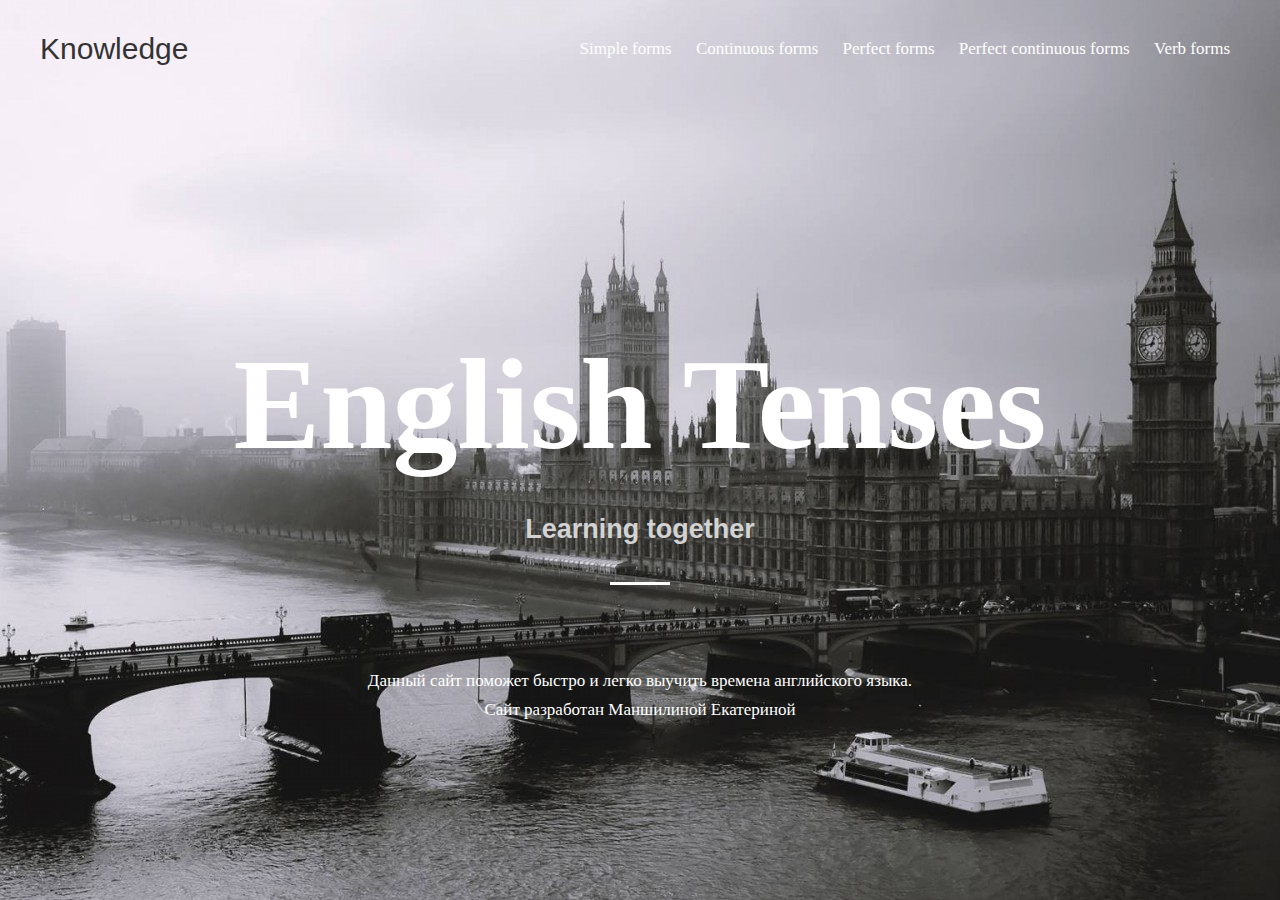
<file: index.html>
<!DOCTYPE html>
<html lang="en">

<head>
    <meta charset="UTF-8">
    <meta http-equiv="X-UA-Compatible" content="IE=edge">
    <meta name="viewport" content="width=device-width, initial-scale=1.0">
    <link rel="stylesheet" href="style_index.css">
    <title>Knowledge</title>
</head>

<body>
    <header class="header">
        <div class="container">
            <div class="header_inner">
                <div>
                    <a class="header_logo" href="index.html">Knowledge</a>
                </div>

                <nav class="nav">
                    <a class="nav_link" href="Simple_forms.html">Simple forms</a>
                    <a class="nav_link" href="Continuous_forms.html">Continuous forms</a>
                    <a class="nav_link" href="Perfect_forms.html">Perfect forms</a>
                    <a class="nav_link" href="Perfect_continuous_forms.html">Perfect continuous forms</a>
                    <a class="nav_link" href="Verb_forms.html">Verb forms</a>
                </nav>
            </div>
        </div>
    </header>
    <div class="intro">
        <div class="container">
            <h1 class="intro_title">English Tenses</h1>
            <h2 class="intro_suptitle">Learning together</h2>
        </div>
    </div>
    <div class="info">
        <div class="container">      
            <p class="intro_inf">Данный сайт поможет быстро и легко выучить времена английского языка.</p>
            <p class="intro_inf1">Сайт разработан Маншилиной Екатериной</p>
        </div>
    </div> 
</body>

</html>
</file>
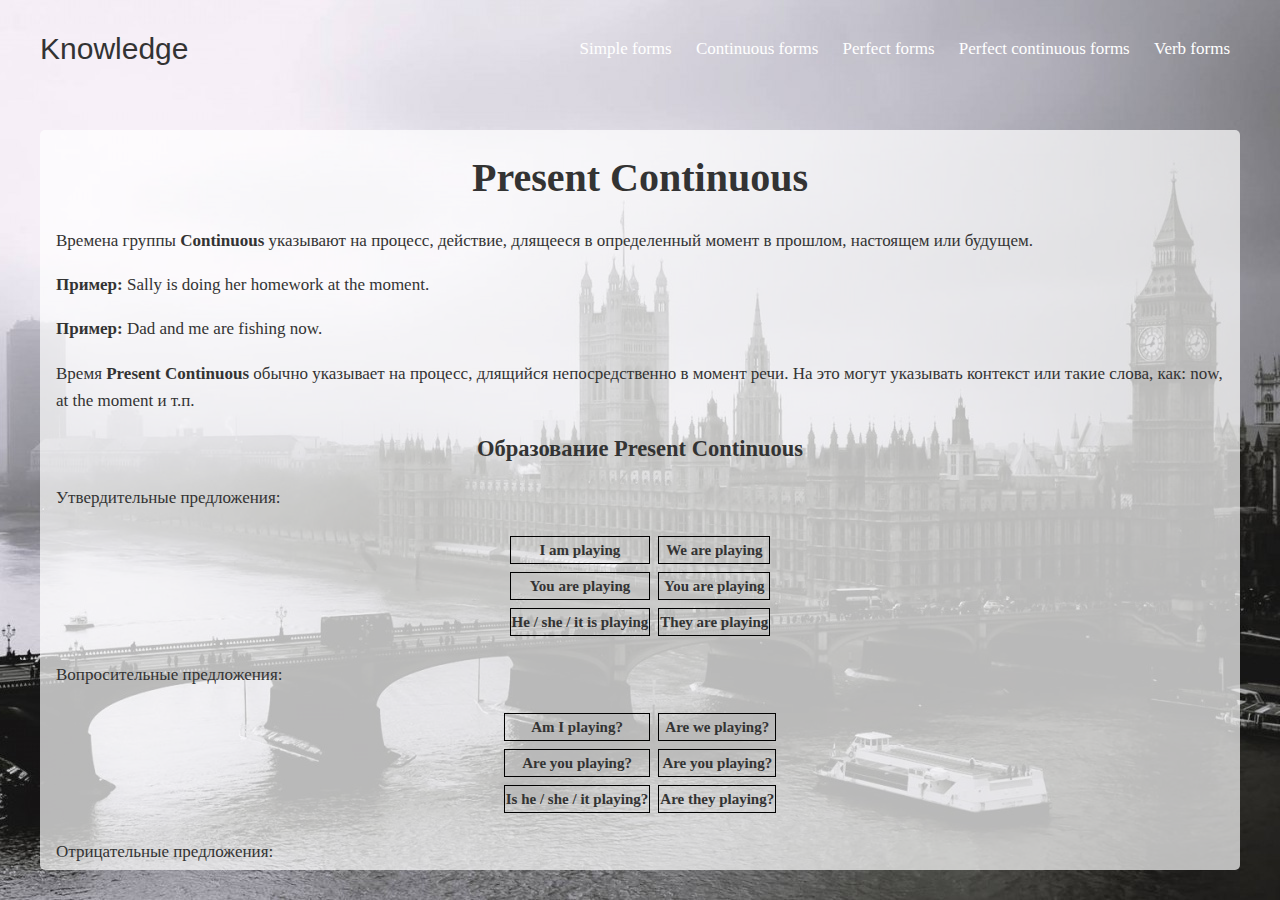
<file: Continuous_forms.html>
<!DOCTYPE html>
<html lang="en">

<head>
    <meta charset="UTF-8">
    <meta http-equiv="X-UA-Compatible" content="IE=edge">
    <meta name="viewport" content="width=device-width, initial-scale=1.0">
    <link rel="stylesheet" href="Continuous_forms.css">
    <title>Continuous forms</title>
</head>

<body>
    <header class="header">
        <div class="container">
            <div class="header_inner">
                <div>
                    <a class="header_logo" href="index.html">Knowledge</a>
                </div>

                <nav class="nav">
                    <a class="nav_link" href="Simple_forms.html">Simple forms</a>
                    <a class="nav_link" href="Continuous_forms.html">Continuous forms</a>
                    <a class="nav_link" href="Perfect_forms.html">Perfect forms</a>
                    <a class="nav_link" href="Perfect_continuous_forms.html">Perfect continuous forms</a>
                    <a class="nav_link" href="Verb_forms.html">Verb forms</a>
                </nav>
            </div>
        </div>
    </header>
    <div class="intro">
        <div class="container">
            <div class="inf">
                <h1 class="intro_title">Present Continuous</h1>
                <p class="text">Времена группы <b>Continuous</b> указывают на процесс, действие, длящееся в определенный
                    момент
                    в прошлом, настоящем или будущем.</p>
                <p class="text"><b>Пример:</b> Sally is doing her homework at the moment.</p>
                <p class="text"><b>Пример:</b> Dad and me are fishing now.</p>
                <p class="text">Время <b>Present Continuous</b> обычно указывает на процесс, длящийся непосредственно в
                    момент речи. На это могут указывать контекст или такие слова, как: now, at the moment и т.п.</p>
                <h2 class="texth2"><b>Образование Present Continuous</b></h2>
                <p class="text">Утвердительные предложения:</p>
                <table class="tabl">
                    <tbody>
                        <tr>
                            <td>
                                I am playing</td>
                            <td>
                                We are playing</td>
                        </tr>
                        <tr>
                            <td>
                                You are playing</td>
                            <td>
                                You are playing</td>
                        </tr>
                        <tr>
                            <td>
                                He / she / it is playing</td>
                            <td>
                                They are playing</td>
                        </tr>
                    </tbody>
                </table>
                <p class="text">Вопросительные предложения:</p>
                <table class="tabl">
                    <tbody>
                        <tr>
                            <td>
                                Am I playing?</td>
                            <td>
                                Are we playing?</td>
                        </tr>
                        <tr>
                            <td>
                                Are you playing?</td>
                            <td>
                                Are you playing?</td>
                        </tr>
                        <tr>
                            <td>
                                Is he / she / it playing?</td>
                            <td>
                                Are they playing?</td>
                        </tr>
                    </tbody>
                </table>
                <p class="text">Отрицательные предложения:</p>
                <table class="tabl">
                    <tbody>
                        <tr>
                            <td>
                                I am not playing</td>
                            <td>
                                We are not playing</td>
                        </tr>
                        <tr>
                            <td>
                                You are not playing</td>
                            <td>
                                You are not playing</td>
                        </tr>
                        <tr>
                            <td>
                                He / she / it is not playing</td>
                            <td>
                                They are not playing</td>
                        </tr>
                    </tbody>
                </table>
                <p class="text">Для того, чтобы поставить глагол в форму времени <b>Present Continuous</b>, требуется
                    вспомогательный глагол <b>to be</b> в настоящем времени и причастие настоящего времени (Participle
                    I)
                    смыслового глагола.</p>
                <p class="text"><b>To be</b> в настоящем времени имеет три формы:</p>
                <ul class="textul">
                    <li><b>am</b> – 1 лицо, ед. ч. (I am shaving.)</li>
                </ul>
                <ul class="textul">
                    <li><b>is</b> – 3 лицо, ед. ч. (He is reading.)</li>
                </ul>
                <ul class="textul">
                    <li><b>are</b> – 2 лицо ед. ч. и все формы мн. ч. (They are sleeping.)</li>
                </ul>
                <p class="text">Личные местоимения и вспомогательный глагол часто сокращаются до <b>I’m, he’s, she’s,
                        it’s, we’re, you’re, they’re</b>.</p>
                <p class="text">Причастие настоящего времени (Participle I) можно получить, прибавив к начальной форме
                    значимого глагола окончание <b>-ing:</b>.</p>
                <p class="text"><b>Пример:</b>
                    jump – jumping</p>
                <p class="text">В <b>вопросительном предложении</b> вспомогательный глагол выносится на место перед
                    подлежащим, а значимый глагол остается после него:</p>
                <p class="text"><b>Пример:</b>
                    Why are you laughing?</p>
                <p class="text">В <b>отрицательных предложениях</b> за вспомогательным глаголом следует отрицательная
                    частица <b>not</b>. Формы <b>is </b>и <b>are </b>при этом могут быть сокращены до <b>isn&rsquo;t</b>
                    и<b> aren&rsquo;t</b> соответственно.</p>
                <p class="text"><b>Пример:</b>
                    She is not standing.</p>
                <p class="text"><b>Пример:</b>
                    Radio isn’t working.</p>





                <h2 class="texth2"><b>Случаи употребления Present Continuous</b></h2>
                <ul class="textul">
                    <li>Указание на процесс, происходящий непосредственно в момент разговора:</li>
                </ul>
                <p class="text"><b>Пример:</b>
                    The doctor is conducting an operation now.</p>
                <ul class="textul">
                    <li>Действие, находящееся в процессе своего развития, но необязательно происходящее в момент
                        разговора:</li>
                </ul>
                <p class="text"><b>Пример:</b>
                    Are you still working in London?</p>
                <p class="text"><b>Пример:</b>
                    Chicago police are investigating the case.</p>
                <ul class="textul">
                    <li>Описание повторяющихся действий с использованием слов <b>always, constantly, forever</b>. Как
                        правило это относится к характерным свойствам и поведению людей, часто с негативной окраской:
                    </li>
                </ul>
                <p class="text"><b>Пример:</b>
                    Why are you always interrupting people?</p>
                <p class="text"><b>Пример:</b>
                    He is constantly complaining about his brother.</p>
                <ul class="textul">
                    <li>Запланированное действие в будущем, часто с глаголами движения:</li>
                </ul>
                <p class="text"><b>Пример:</b>
                    We are landing in Heathrow in 20 minutes.
                    it.</p>
                <p class="text"><b>Пример:</b>
                    He is speaking at the conference this evening.</p>
                <p class="text">Английские глаголы, связанные с восприятием (notice, hear, see, feel...), эмоциями
                    (love, hate, like ...), процессами умственной деятельности (think, believe,
                    understand ...), владением (have, possess
                    ...) не используются во временах группы Continuous, потому что они сами по себе
                    обозначают процесс. Вместо них используется время Present
                    Simple:</p>
                <p class="text"><b>Пример:</b>
                    I hear you, don’t shout.</p>
                <p class="text"><b>Пример:</b>
                    I love pancakes.</p>

                <h1 class="intro_title">Past Continuous</h1>
                <p class="text">Время <b>Past Continuous</b> указывает на процесс, длившийся в определенный момент или
                    период в прошлом. В отличие от времени Past Simple, этот момент в прошлом должен быть назван прямо
                    (например, yesterday at 5 o’clock, when you called, when rain started) или быть очевидным из
                    контекста.</p>
                <p class="text"><b>Пример:</b>
                    When you called I was taking a shower.</p>
                <p class="text"><b>Пример:</b>
                    Charlie and me were already driving home when the engine suddenly stopped.</p>
                <h2 class="texth2"><b>Образование Past Continuous</b></h2>
                <p class="text">Утвердительные предложения:</p>
                <table class="tabl">
                    <tbody>
                        <tr>
                            <td>
                                I was playing</td>
                            <td>
                                We were playing</td>
                        </tr>
                        <tr>
                            <td>
                                You were playing</td>
                            <td>
                                You were playing</td>
                        </tr>
                        <tr>
                            <td>
                                He / she / it was playing</td>
                            <td>
                                They were playing</td>
                        </tr>
                    </tbody>
                </table>
                <p class="text">Вопросительные предложения:</p>
                <table class="tabl">
                    <tbody>
                        <tr>
                            <td>
                                Was I playing?</td>
                            <td>
                                Were we playing?</td>
                        </tr>
                        <tr>
                            <td>
                                Were you playing?</td>
                            <td>
                                Were you playing?</td>
                        </tr>
                        <tr>
                            <td>
                                Was he / she / it playing?</td>
                            <td>
                                Were they playing?</td>
                        </tr>
                    </tbody>
                </table>
                <p class="text">Отрицательные предложения:</p>
                <table class="tabl">
                    <tbody>
                        <tr>
                            <td>
                                I was not playing</td>
                            <td>
                                We were not playing</td>
                        </tr>
                        <tr>
                            <td>
                                You were not playing</td>
                            <td>
                                You were not playing</td>
                        </tr>
                        <tr>
                            <td>
                                He / she / it was not playing</td>
                            <td>
                                They were not playing</td>
                        </tr>
                    </tbody>
                </table>
                <p class="text">Для того, чтобы поставить глагол в форму <b>Past Continuous</b>, нужен вспомогательный
                    глагол <b>to be</b> в прошедшем времени и причастие настоящего времени (Participle I) смыслового
                    глагола.</p>
                <p class="text"><b>To be</b> в прошедшем времени имеет две формы:</p>
                <ul class="textul">
                    <li><b>was</b> – 1 и 3 лицо ед. ч. (I was smoking. He was eating.)</li>
                </ul>
                <ul class="textul">
                    <li><b>were</b> – 2 лицо ед. ч. и все формы мн. ч. (They were laughing.)</li>
                </ul>
                <p class="text">В <b>вопросительном предложении</b> вспомогательный глагол выносится на место перед
                    подлежащим, а значимый глагол остается после него:</p>
                <p class="text"><b>Пример:</b>
                    Were you sleeping when I called? You sounded drowsy.</p>
                <p class="text">В <b>отрицательных предложениях</b> за вспомогательным глаголом следует отрицательная
                    частица <b>not</b>. Формы <b>was</b> и <b>were </b>при этом могут быть сокращены до
                    <b>wasn&rsquo;t</b> и <b>weren&rsquo;t</b> соответственно.</p>
                <p class="text"><b>Пример:</b>
                    In the morning our elevator wasn’t working.</p>
                <h2 class="texth2"><b>Случаи употребления Past Continuous</b></h2>
                <ul class="textul">
                    <li>Указание на процесс, происходивший в конкретный момент времени в прошлом:</li>
                </ul>
                <p class="text"><b>Пример:</b>
                    I was sleeping when someone knocked at the door.</p>

                <h1 class="intro_title">Future Continuous</h1>
                <p class="text">Время <b>Future Continuous</b> указывает на процесс, который будет длиться в
                    определенный момент в будущем. В отличие от времени Future Simple, этот момент в будущем должен быть
                    назван прямо (tomorrow at 4 o’clock, when we meet) или быть очевидным из контекста.</p>
                <p class="text"><b>Пример:</b>
                    Tomorrow this time I will be flying to New York.</p>
                <p class="text"><b>Пример:</b>
                    Don’t disturb me in the evening, I’ll be preparing for exam.</p>
                <h2 class="texth2"><b>Образование Future Continuous</b></h2>
                <p class="text">Утвердительные предложения:</p>
                <table class="tabl">
                    <tbody>
                        <tr>
                            <td>
                                I will be playing.</td>
                            <td>
                                We will be playing.</td>
                        </tr>
                        <tr>
                            <td>
                                You will be playing.</td>
                            <td>
                                You will be playing.</td>
                        </tr>
                        <tr>
                            <td>
                                He / she / it will be playing.</td>
                            <td>
                                They will be playing.</td>
                        </tr>
                    </tbody>
                </table>
                <p class="text">Вопросительные предложения:</p>
                <table class="tabl">
                    <tbody>
                        <tr>
                            <td>
                                Will I be playing?</td>
                            <td>
                                Will we be playing?</td>
                        </tr>
                        <tr>
                            <td>
                                Will you be playing?</td>
                            <td>
                                Will you be playing?</td>
                        </tr>
                        <tr>
                            <td>
                                Will he / she / it be playing?</td>
                            <td>
                                Will they be playing?</td>
                        </tr>
                    </tbody>
                </table>
                <p class="text">Отрицательные предложения:</p>
                <table class="tabl">
                    <tbody>
                        <tr>
                            <td>
                                I will not be playing.</td>
                            <td>
                                We will not be playing.</td>
                        </tr>
                        <tr>
                            <td>
                                You will not be playing.</td>
                            <td>
                                You will not be playing.</td>
                        </tr>
                        <tr>
                            <td>
                                He / she / it will not be playing.</td>
                            <td>
                                They will not be playing.</td>
                        </tr>
                    </tbody>
                </table>
                <p class="text">Для того, чтобы поставить глагол в форму <b>Future Continuous</b>, нужен вспомогательный
                    глагол
                    <b>to be</b> в будущем времени и причастие настоящего времени (Participle I) смыслового глагола.
                    <b>To be</b> в
                    будущем времени имеет форму <b>will be</b>.</p>
                <p class="text"><b>Пример:</b>
                    They will be packing presents tomorrow morning.</p>
                <p class="text">Личные местоимения и вспомогательный глагол часто сокращаются до <b>I’ll, he’ll,
                        they’ll</b> и т. д.</p>
                <p class="text">В <b>вопросительном предложении will</b> выносится на место перед подлежащим, а <b>to
                        be</b> и смысловой глагол остаются после него:</p>
                <p class="text"><b>Пример:</b>
                    Why did you bring an album? Will we be studying painting?</p>


                <p class="text">В <b>отрицательных предложениях</b> после <b>will</b> ставится отрицательная частица <b>not</b>. Вместе они могут быть сокращены до формы <b>won&rsquo;t</b>:</p></p>
                <p class="text"><b>Пример:</b>
                    At 6 I won’t be sleeping yet.</p>
               
                <h2 class="texth2"><b>Случаи употребления Future Continuous</b></h2>
                <ul class="textul">
                    <li>Указание на процесс, который будет происходить в определенный момент в будущем:</li>
                </ul>
                <p class="text"><b>Пример:</b>
                    At 7 o’clock we’ll be having barbecue, you are welcome to join.</p>               
            </div>
        </div>
    </div>
</body>

</html>
</file>
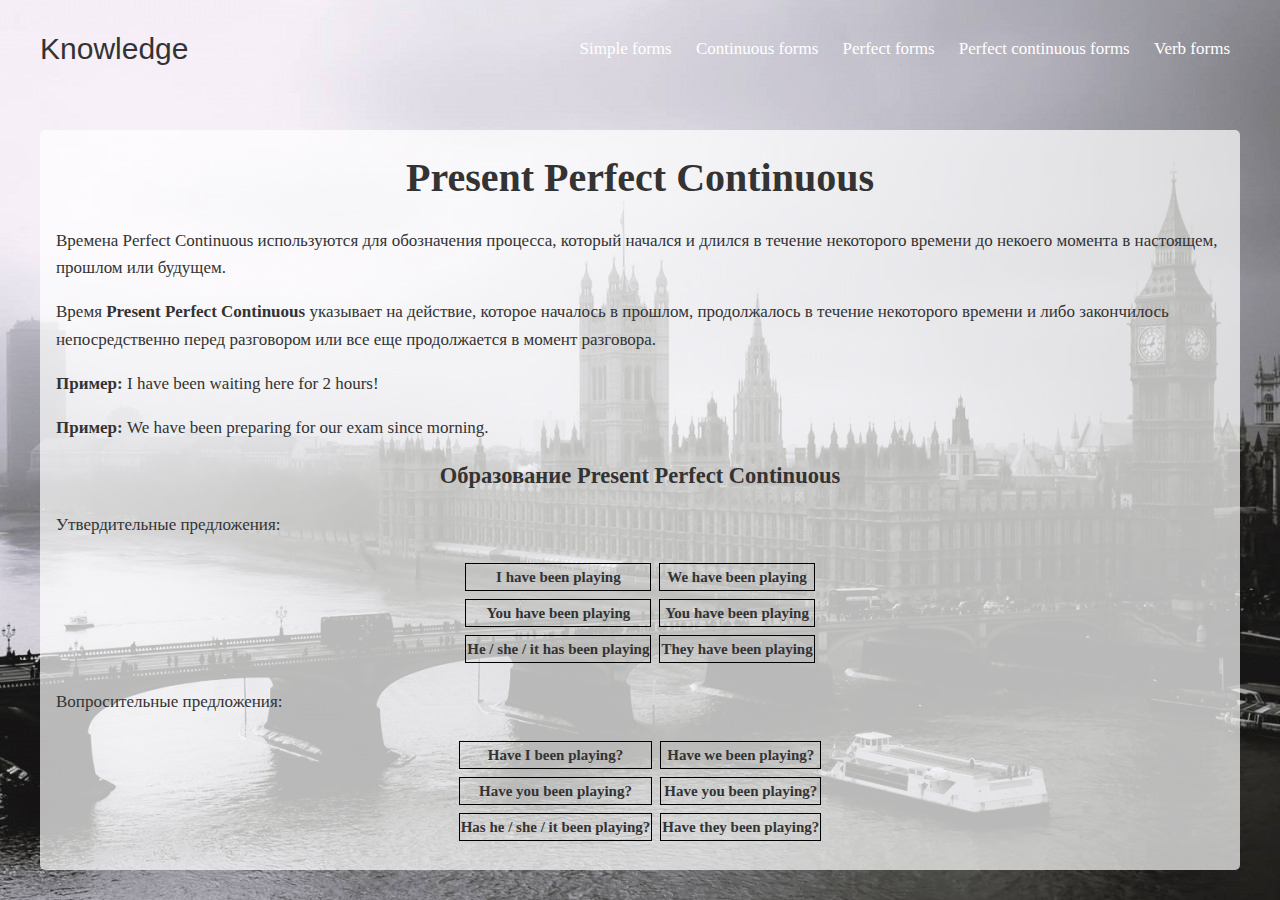
<file: Perfect_continuous_forms.html>
<!DOCTYPE html>
<html lang="en">

<head>
    <meta charset="UTF-8">
    <meta http-equiv="X-UA-Compatible" content="IE=edge">
    <meta name="viewport" content="width=device-width, initial-scale=1.0">
    <link rel="stylesheet" href="Continuous_forms.css">
    <title>Perfect continuous forms</title>
</head>

<body>
    <header class="header">
        <div class="container">
            <div class="header_inner">
                <div>
                    <a class="header_logo" href="index.html">Knowledge</a>
                </div>

                <nav class="nav">
                    <a class="nav_link" href="Simple_forms.html">Simple forms</a>
                    <a class="nav_link" href="Continuous_forms.html">Continuous forms</a>
                    <a class="nav_link" href="Perfect_forms.html">Perfect forms</a>
                    <a class="nav_link" href="Perfect_continuous_forms.html">Perfect continuous forms</a>
                    <a class="nav_link" href="Verb_forms.html">Verb forms</a>
                </nav>
            </div>
        </div>
    </header>
    <div class="intro">
        <div class="container">
            <div class="inf">
                <h1 class="intro_title">Present Perfect Continuous</h1>
                <p class="text">Времена Perfect Continuous используются для обозначения процесса, который начался и
                    длился в течение некоторого времени до некоего момента в настоящем, прошлом или будущем.</p>
                <p class="text">Время <b>Present Perfect Continuous</b> указывает на действие, которое началось в
                    прошлом,
                    продолжалось в течение некоторого времени и либо закончилось непосредственно перед разговором или
                    все еще продолжается в момент разговора.</p>
                <p class="text"><b>Пример:</b> I have been waiting here for 2 hours!</p>
                <p class="text"><b>Пример:</b> We have been preparing for our exam since morning.</p>

                <h2 class="texth2"><b>Образование Present Perfect Continuous</b></h2>
                <p class="text">Утвердительные предложения:</p>
                <table class="tabl">
                    <tbody>
                        <tr>
                            <td>
                                I have been playing</td>
                            <td>
                                We have been playing</td>
                        </tr>
                        <tr>
                            <td>
                                You have been playing</td>
                            <td>
                                You have been playing</td>
                        </tr>
                        <tr>
                            <td>
                                He / she / it has been playing</td>
                            <td>
                                They have been playing</td>
                        </tr>
                    </tbody>
                </table>
                <p class="text">Вопросительные предложения:</p>
                <table class="tabl">
                    <tbody>
                        <tr>
                            <td>
                                Have I been playing?</td>
                            <td>
                                Have we been playing?</td>
                        </tr>
                        <tr>
                            <td>
                                Have you been playing?</td>
                            <td>
                                Have you been playing?</td>
                        </tr>
                        <tr>
                            <td>
                                Has he / she / it been playing?</td>
                            <td>
                                Have they been playing?</td>
                        </tr>
                    </tbody>
                </table>
                <p class="text">Отрицательные предложения:</p>
                <table class="tabl">
                    <tbody>
                        <tr>
                            <td>
                                I have not been playing</td>
                            <td>
                                We have not been playing</td>
                        </tr>
                        <tr>
                            <td>
                                You have not been playing</td>
                            <td>
                                You have not been playing</td>
                        </tr>
                        <tr>
                            <td>
                                He / she / it has not been playing</td>
                            <td>
                                They have not been playing</td>
                        </tr>
                    </tbody>
                </table>
                <p class="text">Для того, чтобы поставить глагол в форму времени <b>Present Perfect Continuous</b>,
                    требуется
                    вспомогательный глагол <b>to be</b> во времени Present Perfect и причастие настоящего времени (форма
                    V-ing)
                    смыслового глагола.</p>
                <p class="text"><b>To be</b> во времени Present Perfect имеет две формы:</p>
                <ul class="textul">
                    <li><b>Have been</b> – 1 и 2 лицо ед. ч. и все формы мн. ч.</li>
                </ul>
                <ul class="textul">
                    <li><b>Has been</b> – 3 лицо ед. ч.(I have played)</li>
                </ul>
                <p class="text">Причастие настоящего времени (<b>Participle I</b>) можно получить, прибавив к начальной
                    форме значимого глагола окончание <b>-ing</b>:</p>
                <p class="text"><b>Пример:</b>
                    jump – jumping </p>
                <p class="text"><b>Пример:</b>
                    live – living </p>



                <p class="text">В <b>вопросительном предложении</b> вспомогательный глагол <b>to have</b> выносится на
                    место
                    перед подлежащим, а остальная часть сказуемого располагается после него:</p>
                <p class="text"><b>Пример:</b>
                    I smell tobacco. Have you been smoking?</p>
                <p class="text"><b>Пример:</b>
                    Has she been using my car again?</p>
                <p class="text">В <b>отрицательных предложениях</b> за вспомогательным глаголом <b>to have</b> следует
                    отрицательная частица <b>not</b>:</p>
                <p class="text"><b>Пример:</b>
                    It has not been snowing here since 1993.</p>

                <h2 class="texth2"><b>Случаи употребления Present Perfect Continuous</b></h2>
                <ul class="textul">
                    <li>Действие, которое началось в прошлом, продолжалось в течение некоторого времени и все еще
                        продолжается в момент разговора:</li>
                </ul>
                <p class="text"><b>Пример:</b>
                    The workers have been trying to move our wardrobe for half an hour, go help them.</p>
                <ul class="textul">
                    <li>Действие, которое началось в прошлом, продолжалось в течение некоторого времени и закончилось
                        непосредственно перед разговором:</li>
                </ul>
                <p class="text"><b>Пример:</b>
                    Do you like this cake? I have been baking it since morning.</p>


                <h1 class="intro_title">Past Perfect Continuous</h1>
                <p class="text">Время <b>Past Perfect Continuous</b> указывает на действие, которое началось в прошлом,
                    продолжалось в течение некоторого времени и либо закончилось непосредственно перед неким моментом в
                    прошлом или все еще не закончилось к некоему моменту в прошлом.</p>
                <p class="text"><b>Пример:</b>
                    I had been typing this text for 2 hours and then found it on the Internet.</p>
                <p class="text"><b>Пример:</b>
                    I had been waiting for his airplane for 2 hours when it was announced about delay.</p>
                <h2 class="texth2"><b>Образование Past Perfect Continuous</b></h2>
                <p class="text">Утвердительные предложения:</p>
                <table class="tabl">
                    <tbody>
                        <tr>
                            <td>
                                I had been playing</td>
                            <td>
                                We had been playing</td>
                        </tr>
                        <tr>
                            <td>
                                You had been playing</td>
                            <td>
                                You had been playing</td>
                        </tr>
                        <tr>
                            <td>
                                He / she / it had been playing</td>
                            <td>
                                They had been playing</td>
                        </tr>
                    </tbody>
                </table>
                <p class="text">Вопросительные предложения:</p>
                <table class="tabl">
                    <tbody>
                        <tr>
                            <td>
                                Had I been playing?</td>
                            <td>
                                Had we been playing?</td>
                        </tr>
                        <tr>
                            <td>
                                Had you been playing?</td>
                            <td>
                                Had you been playing?</td>
                        </tr>
                        <tr>
                            <td>
                                Had he / she / it been playing?</td>
                            <td>
                                Had they been playing?</td>
                        </tr>
                    </tbody>
                </table>
                <p class="text">Отрицательные предложения:</p>
                <table class="tabl">
                    <tbody>
                        <tr>
                            <td>
                                I had not been playing</td>
                            <td>
                                We had not been playing</td>
                        </tr>
                        <tr>
                            <td>
                                You had not been playing</td>
                            <td>
                                You had not been playing</td>
                        </tr>
                        <tr>
                            <td>
                                He / she / it had not been playing</td>
                            <td>
                                They had not been playing</td>
                        </tr>
                    </tbody>
                </table>
                <p class="text">Для того, чтобы поставить глагол в форму времени <b>Past Perfect Continuous</b>,
                    требуется
                    вспомогательный глагол <b>to be</b> во времени Past Perfect и причастие настоящего времени (форма
                    V-ing)
                    смыслового глагола.</p>
                <p class="text"><b>To be</b> во времени Past Perfect имеет единственную форму <b>had been</b>.</p>
                <p class="text">Причастие настоящего времени (<b>Participle I</b>) можно получить, прибавив к начальной
                    форме
                    значимого глагола окончание <b>-ing</b>:</p>
                <p class="text"><b>Пример:</b>
                    live – living </p>
                <p class="text">В <b>вопросительном предложении</b> вспомогательный глагол <b>had</b> выносится на место
                    перед
                    подлежащим, а остальная часть сказуемого располагается после него:</p>
                <p class="text"><b>Пример:</b>
                    I saw many puddles. Had it been raining?</p>
                <p class="text">В <b>отрицательных предложениях</b> за вспомогательным глаголом <b>had</b> следует
                    отрицательная частица <b>not</b>:</p>
                <p class="text"><b>Пример:</b>
                    Of course he did not want to sleep! He had not been working like a horse all the week.</p>



                <h2 class="texth2"><b>Случаи употребления Past Perfect Continuous:</b></h2>
                <ul class="textul">
                    <li>Действие, которое началось в прошлом, продолжалось в течение некоторого времени и закончилось
                        непосредственно перед определенным моментом в прошлом:</li>
                </ul>
                <p class="text"><b>Пример:</b>
                    We had been working hard and managed to finish the project in time.</p>
                <ul class="textul">
                    <li>Действие, которое началось в прошлом, продолжалось в течение некоторого времени и все еще
                        продолжалось в определенный момент в прошлом:</li>
                </ul>
                <p class="text"><b>Пример:</b>
                    Her voice started to tremble. I did not realize what a hard time she had been having.</p>



                <h1 class="intro_title">Future Perfect Continuous</h1>
                <p class="text">Время <b>Future Perfect Continuous</b> указывает на действие, которое началось и
                    продолжалось в течение некоторого времени до определенного момента в будущем. Это время используется
                    очень редко, а в устной речи – практически никогда.</p>
                <p class="text"><b>Пример:</b>
                    Next month we will have been living together for 25 years.</p>

                <h2 class="texth2"><b>Образование Future Perfect Continuous</b></h2>
                <p class="text">Утвердительные предложения:</p>
                <table class="tabl">
                    <tbody>
                        <tr>
                            <td>
                                I will have been playing</td>
                            <td>
                                We will have been playing</td>
                        </tr>
                        <tr>
                            <td>
                                You will have been playing</td>
                            <td>
                                You will have been playing</td>
                        </tr>
                        <tr>
                            <td>
                                He / she / it will have been playing</td>
                            <td>
                                They will have been playing</td>
                        </tr>
                    </tbody>
                </table>
                <p class="text">Вопросительные предложения:</p>
                <table class="tabl">
                    <tbody>
                        <tr>
                            <td>
                                Will I have been playing?</td>
                            <td>
                                Will we have been playing?</td>
                        </tr>
                        <tr>
                            <td>
                                Will you have been playing?</td>
                            <td>
                                Will you have been playing?</td>
                        </tr>
                        <tr>
                            <td>
                                Will he / she / it have been playing?</td>
                            <td>
                                Will they have been playing?</td>
                        </tr>
                    </tbody>
                </table>
                <p class="text">Отрицательные предложения:</p>
                <table class="tabl">
                    <tbody>
                        <tr>
                            <td>
                                I will not have been playing</td>
                            <td>
                                We will not have been playing</td>
                        </tr>
                        <tr>
                            <td>
                                You will not have been playing</td>
                            <td>
                                You will not have been playing</td>
                        </tr>
                        <tr>
                            <td>
                                He / she / it will not have been playing</td>
                            <td>
                                They will not have been playing</td>
                        </tr>
                    </tbody>
                </table>
                <p class="text">Для того чтобы поставить глагол в форму времени <b>Future Perfect Continuous</b>,
                    требуется
                    вспомогательный глагол <b>to be</b> во времени <b>Future Perfect</b> и <b>причастие настоящего
                        времени</b> (форма V-ing)
                    смыслового глагола.</p>
                <p class="text"><b>To be</b> во времени Future Perfect имеет форму <b>will have been</b>.</p>
                <p class="text">Причастие настоящего времени (<b>Participle I</b>) можно получить, прибавив к начальной
                    форме значимого глагола окончание <b>-ing</b>:</b>
                    live – living</p>
                <p class="text">В </b>вопросительном предложении</b> вспомогательный глагол <b>will</b> выносится на место
                    перед подлежащим, а остальная часть сказуемого располагается после него:
                 <p class="text"><b>Пример:</b>
                    I hear, you are going to retire next month? For how many years will you have been working here by that time?</p>


                <p class="text">В <b>отрицательных предложениях</b> за вспомогательным глаголом <b>will</b> следует
                    отрицательная
                    частица <b>not</b></p>
                </p>
                <p class="text"><b>Пример:</b>
                    By 2015 you will not have been living in this country long enough to participate in the election.</p>

                <h2 class="texth2"><b>Случаи употребления Future Perfect Continuous:</b></h2>
                <ul class="textul">
                    <li>Действие, которое началось и продолжалось в течение некоторого времени до определенного момента в будущем:</li>
                </ul>
                <p class="text"><b>Пример:</b>
                    Next March we will have been living in Bulgaria for 2 years.</p>
            </div>
        </div>
    </div>
</body>

</html>
</file>
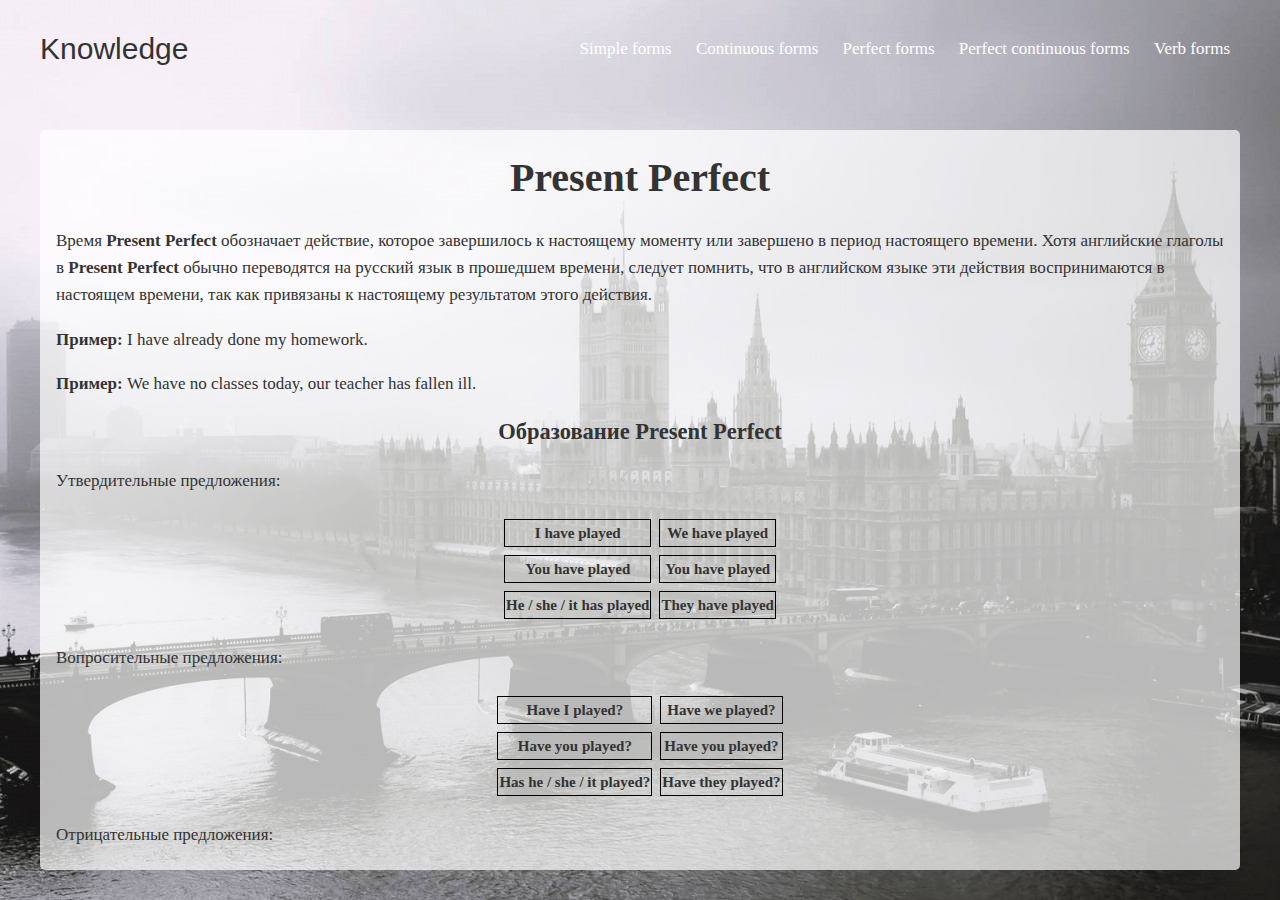
<file: Perfect_forms.html>
<!DOCTYPE html>
<html lang="en">

<head>
    <meta charset="UTF-8">
    <meta http-equiv="X-UA-Compatible" content="IE=edge">
    <meta name="viewport" content="width=device-width, initial-scale=1.0">
    <link rel="stylesheet" href="Continuous_forms.css">
    <title>Perfect forms</title>
</head>

<body>
    <header class="header">
        <div class="container">
            <div class="header_inner">
                <div>
                    <a class="header_logo" href="index.html">Knowledge</a>
                </div>

                <nav class="nav">
                    <a class="nav_link" href="Simple_forms.html">Simple forms</a>
                    <a class="nav_link" href="Continuous_forms.html">Continuous forms</a>
                    <a class="nav_link" href="Perfect_forms.html">Perfect forms</a>
                    <a class="nav_link" href="Perfect_continuous_forms.html">Perfect continuous forms</a>
                    <a class="nav_link" href="Verb_forms.html">Verb forms</a>
                </nav>
            </div>
        </div>
    </header>
    <div class="intro">
        <div class="container">
            <div class="inf">
                <h1 class="intro_title">Present Perfect</h1>
                <p class="text">Время <b>Present Perfect</b> обозначает действие, которое завершилось к настоящему
                    моменту или
                    завершено в период настоящего времени. Хотя английские глаголы в <b>Present Perfect</b> обычно
                    переводятся
                    на русский язык в прошедшем времени, следует помнить, что в английском языке эти действия
                    воспринимаются в настоящем времени, так как привязаны к настоящему результатом этого действия.</p>
                <p class="text"><b>Пример:</b> I have already done my homework.</p>
                <p class="text"><b>Пример:</b> We have no classes today, our teacher has fallen ill.</p>

                <h2 class="texth2"><b>Образование Present Perfect</b></h2>
                <p class="text">Утвердительные предложения:</p>
                <table class="tabl">
                    <tbody>
                        <tr>
                            <td>
                                I have played</td>
                            <td>
                                We have played</td>
                        </tr>
                        <tr>
                            <td>
                                You have played</td>
                            <td>
                                You have played</td>
                        </tr>
                        <tr>
                            <td>
                                He / she / it has played</td>
                            <td>
                                They have played</td>
                        </tr>
                    </tbody>
                </table>
                <p class="text">Вопросительные предложения:</p>
                <table class="tabl">
                    <tbody>
                        <tr>
                            <td>
                                Have I played?</td>
                            <td>
                                Have we played?</td>
                        </tr>
                        <tr>
                            <td>
                                Have you played?</td>
                            <td>
                                Have you played?</td>
                        </tr>
                        <tr>
                            <td>
                                Has he / she / it played?</td>
                            <td>
                                Have they played?</td>
                        </tr>
                    </tbody>
                </table>
                <p class="text">Отрицательные предложения:</p>
                <table class="tabl">
                    <tbody>
                        <tr>
                            <td>
                                I have not played</td>
                            <td>
                                We have not played</td>
                        </tr>
                        <tr>
                            <td>
                                You have not played</td>
                            <td>
                                You have not played</td>
                        </tr>
                        <tr>
                            <td>
                                He / she / it has not played</td>
                            <td>
                                They have not played</td>
                        </tr>
                    </tbody>
                </table>
                <p class="text">Время <b>Present Perfect</b> образуется при помощи вспомогательного глагола <b>to
                        have</b> в настоящем
                    времени и причастия прошедшего времени значимого глагола, то есть его «третьей формы».</p>
                <p class="text"><b>To have</b> в настоящем времени имеет две формы</p>
                <ul class="textul">
                    <li><b>has</b> – 3 лицо, ед. ч. (He has played)</li>
                </ul>
                <ul class="textul">
                    <li><b>have</b> – 1 и 2 лицо ед.ч. и все формы мн. ч. (I have played)</li>
                </ul>
                <p class="text">Личные местоимения и вспомогательный глагол
                    часто сокращаются до<b> he&rsquo;s</b>, <b>they&rsquo;ve</b> и т. п.<br />
                    В зависимости от использованного в предложении времени сокращения типа <b>he&rsquo;s</b> могут
                    расшифровываться и как <b>he is</b>, и как <b>he has</b>.</p>               
                <p class="text">Причастие второе, или причастие прошедшего времени (<b>Participle II</b>), можно
                    получить,
                    прибавив к начальной форме значимого глагола окончание <b>-ed</b>:</p>
                <p class="text"><b>Пример:</b>
                    examine – examined</p>
                <p class="text">Однако есть также достаточно большая группа неправильных английских глаголов, которые
                    образуют форму прошедшего времени не по общим правилам. Для них форму причастия прошедшего времени
                    нужно запомнить.</p>
                <p class="text">В <b>вопросительном предложении</b> вспомогательный глагол выносится на место перед
                    подлежащим, а значимый глагол остается после него:</p>
                <p class="text"><b>Пример:</b>
                    Have you seen this film?</p>
                <p class="text"><b>Пример:</b>
                    Has she come yet?</p>
                <p class="text">В <b>отрицательных предложениях</b> за вспомогательным глаголом следует отрицательная
                    частица <b>not</b>. Формы <b>have</b> и <b>has </b>при этом могут быть сокращены до
                    <b>haven&rsquo;t</b> и <b>hasn&rsquo;t</b> соответственно:</p>
                <p class="text"><b>Пример:</b>
                    I haven’t seen him since then.</p>

                <h2 class="texth2"><b>Случаи употребления Present Perfect</b></h2>
                <ul class="textul">
                    <li>Если говорящему важен сам факт произошедшего действия, а не его время или обстоятельства:</li>
                </ul>
                <p class="text"><b>Пример:</b>
                    I have been to Paris.</p>
                <ul class="textul">
                    <li>Если время события имеет значение, то нужно использовать время <b>Past Simple</b>:</li>
                </ul>
                <p class="text"><b>Пример:</b>
                    I went to Paris last year.</p>
                <ul class="textul">
                    <li>Если период, в который произошло действие, еще не закончился:
                    </li>
                </ul>
                <p class="text"><b>Пример:</b>
                    I have finished reading “Dracula” this week.</p>
                <ul class="textul">
                    <li>В противном случае используется время <b>Past Simple</b>:</li>
                </ul>
                <p class="text"><b>Пример:</b>
                    I finished reading “Dracula” 2 weeks ago.
                    it.</p>
                <ul class="textul">
                    <li>Для обозначения действий, которые начались в прошлом и продолжаются до текущего момента:</li>
                </ul>
                <p class="text"><b>Пример:</b>
                    I’ve studied Spanish since childhood.</p>
                <p class="text"><b>Пример:</b>
                    I haven’t seen my hometown for 45 years.</p>



                <h1 class="intro_title">Past Perfect</h1>
                <p class="text">Время <b>Past Perfect</b> обозначает действие, которое завершилось до определенного
                    момента в прошлом:</p>
                <p class="text"><b>Пример:</b>
                    I called Jim too late, he had already left.</p>
                <p class="text"><b>Пример:</b>
                    We had lived in Paris for 12 years before we moved to America.</p>
                <h2 class="texth2"><b>Образование Past Perfect</b></h2>
                <p class="text">Утвердительные предложения:</p>
                <table class="tabl">
                    <tbody>
                        <tr>
                            <td>
                                I had played</td>
                            <td>
                                We had played</td>
                        </tr>
                        <tr>
                            <td>
                                You had played</td>
                            <td>
                                You had played</td>
                        </tr>
                        <tr>
                            <td>
                                He / she / it had played</td>
                            <td>
                                They had played</td>
                        </tr>
                    </tbody>
                </table>
                <p class="text">Вопросительные предложения:</p>
                <table class="tabl">
                    <tbody>
                        <tr>
                            <td>
                                Had I played?</td>
                            <td>
                                Had we played?</td>
                        </tr>
                        <tr>
                            <td>
                                Had you played?</td>
                            <td>
                                Had you played?</td>
                        </tr>
                        <tr>
                            <td>
                                Had he / she / it played?</td>
                            <td>
                                Had they played?</td>
                        </tr>
                    </tbody>
                </table>
                <p class="text">Отрицательные предложения:</p>
                <table class="tabl">
                    <tbody>
                        <tr>
                            <td>
                                I had not played</td>
                            <td>
                                We had not played</td>
                        </tr>
                        <tr>
                            <td>
                                You had not played</td>
                            <td>
                                You had not played</td>
                        </tr>
                        <tr>
                            <td>
                                He / she / it had not played</td>
                            <td>
                                They had not played</td>
                        </tr>
                    </tbody>
                </table>
                <p class="text">Время <b>Past Perfect</b> образуется при помощи вспомогательного глагола <b>to have</b>
                    в прошедшем
                    времени и причастия прошедшего времени значимого глагола, то есть его «третьей формы».</p>
                <p class="text"><b>To have</b> в прошедшем времени имеет единственную форму had.</p>
                <p class="text">Причастие второе, или причастие прошедшего времени (<b>Participle II</b>), можно
                    получить,
                    прибавив к начальной форме значимого глагола окончание <b>-ed</b>:</p>
                <p class="text"><b>Пример:</b>
                    enjoy – enjoyed</p>
                <p class="text">Однако в английском языке есть также достаточно большая группа неправильных глаголов,
                    которые образуют форму прошедшего времени не по общим правилам.</p>
                <p class="text">В <b>вопросительном предложении</b> вспомогательный глагол выносится на место перед
                    подлежащим,
                    а значимый глагол остается после него:</p>
                <p class="text"><b>Пример:</b>
                    Had you brushed your teeth before you went to bed?</p>
                <p class="text">В <b>отрицательных предложениях</b> за вспомогательным глаголом следует отрицательная
                    частица <b>not</b>. При этом они могут быть сокращены до формы <b>hadn’t</b>.</p>
                <p class="text"><b>Пример:</b>
                    I had not finished my work when he came here.</p>
                <p class="text"><b>Пример:</b>
                    How did you hope to pass the exam if you hadn’t even opened the textbook?</p>



                <h2 class="texth2"><b>Случаи употребления Past Perfect:</b></h2>
                <ul class="textul">
                    <li>Действие, закончившееся до определенного момента в прошлом, на которое может указывать точная
                        дата или час, начало другого действия или контекст:</li>
                </ul>
                <p class="text"><b>Пример:</b>
                    After the Sun had set, we saw thousands of fireflies.</p>
                <ul class="textul">
                    <li>Перечисление действий в прошлом, произошедших до времени повествования в целом:</li>
                </ul>
                <p class="text"><b>Пример:</b>
                    I finally caught Lucky and looked around. The nasty dog had scratched the furniture, had torn the
                    wallpapers and had eaten my lunch on the table.</p>



                <h1 class="intro_title">Future Perfect</h1>
                <p class="text">Время <b>Future Perfect</b> используется довольно редко, оно обозначает действие,
                    которое закончится до определенного момента или начала другого действия в будущем или будет
                    продолжать длиться после него.</p>
                <p class="text"><b>Пример:</b>
                    Next year we will have been married for 30 years.</p>

                <h2 class="texth2"><b>Образование Future Perfect</b></h2>
                <p class="text">Утвердительные предложения:</p>
                <table class="tabl">
                    <tbody>
                        <tr>
                            <td>
                                I will have played</td>
                            <td>
                                We will have played</td>
                        </tr>
                        <tr>
                            <td>
                                You will have played</td>
                            <td>
                                You will have played</td>
                        </tr>
                        <tr>
                            <td>
                                He / she / it will have played</td>
                            <td>
                                They will have played</td>
                        </tr>
                    </tbody>
                </table>
                <p class="text">Вопросительные предложения:</p>
                <table class="tabl">
                    <tbody>
                        <tr>
                            <td>
                                Will I have played?</td>
                            <td>
                                Will we have played?</td>
                        </tr>
                        <tr>
                            <td>
                                Will you have played?</td>
                            <td>
                                Will you have played?</td>
                        </tr>
                        <tr>
                            <td>
                                Will he / she / it have played?</td>
                            <td>
                                Will they have played?</td>
                        </tr>
                    </tbody>
                </table>
                <p class="text">Отрицательные предложения:</p>
                <table class="tabl">
                    <tbody>
                        <tr>
                            <td>
                                I will not have played</td>
                            <td>
                                We will not have played</td>
                        </tr>
                        <tr>
                            <td>
                                You will not have played</td>
                            <td>
                                You will not have played</td>
                        </tr>
                        <tr>
                            <td>
                                He / she / it will not have played</td>
                            <td>
                                They will not have played</td>
                        </tr>
                    </tbody>
                </table>
                <p class="text">Время <b>Future Perfect</b> образуется при помощи вспомогательного глагола <b>to
                        have</b> в будущем
                    времени и причастия прошедшего времени значимого глагола, то есть его «третьей формы». <b>To
                        have</b> в
                    будущем времени имеет форму <b>will have</b>.</p>
                <p class="text"><b>Пример:</b>
                    They will have covered 30 km by sunset.</p>
                <p class="text">Причастие второе, или причастие прошедшего времени (<b>Participle II</b>), можно
                    получить, прибавив к начальной форме значимого глагола окончание <b>-ed</b>:</p>
                <p class="text"><b>Пример:</b>
                    close – closed</p>
                <p class="text">Однако в английском языке есть достаточно большая группа неправильных глаголов, которые
                    образуют форму прошедшего времени не по общим правилам и которые необходимо запомнить.</p>
                <p class="text">В </b>вопросительном предложении</b> вспомогательный глагол выносится на место перед
                    подлежащим, а значимый глагол остается после него:</p>
                <p class="text"><b>Пример:</b>
                    Will you have read all these books by the exam time?</p>


                <p class="text">В <b>отрицательных предложениях</b> за вспомогательным глаголом следует отрицательная
                    частица <b>not</b>. При этом они могут быть сокращены до формы <b>won&rsquo;t</b>:</p>
                </p>
                <p class="text"><b>Пример:</b>
                    I guess, I won't have received your next letter before Christmas.</p>

                <h2 class="texth2"><b>Случаи употребления Future Perfect:</b></h2>
                <ul class="textul">
                    <li>Действие, которое начнется и закончится до определенного момента в будущем:</li>
                </ul>
                <p class="text"><b>Пример:</b>
                    You will have spent much efforts before you can run a marathon.</p>
            </div>
        </div>
    </div>
</body>

</html>
</file>
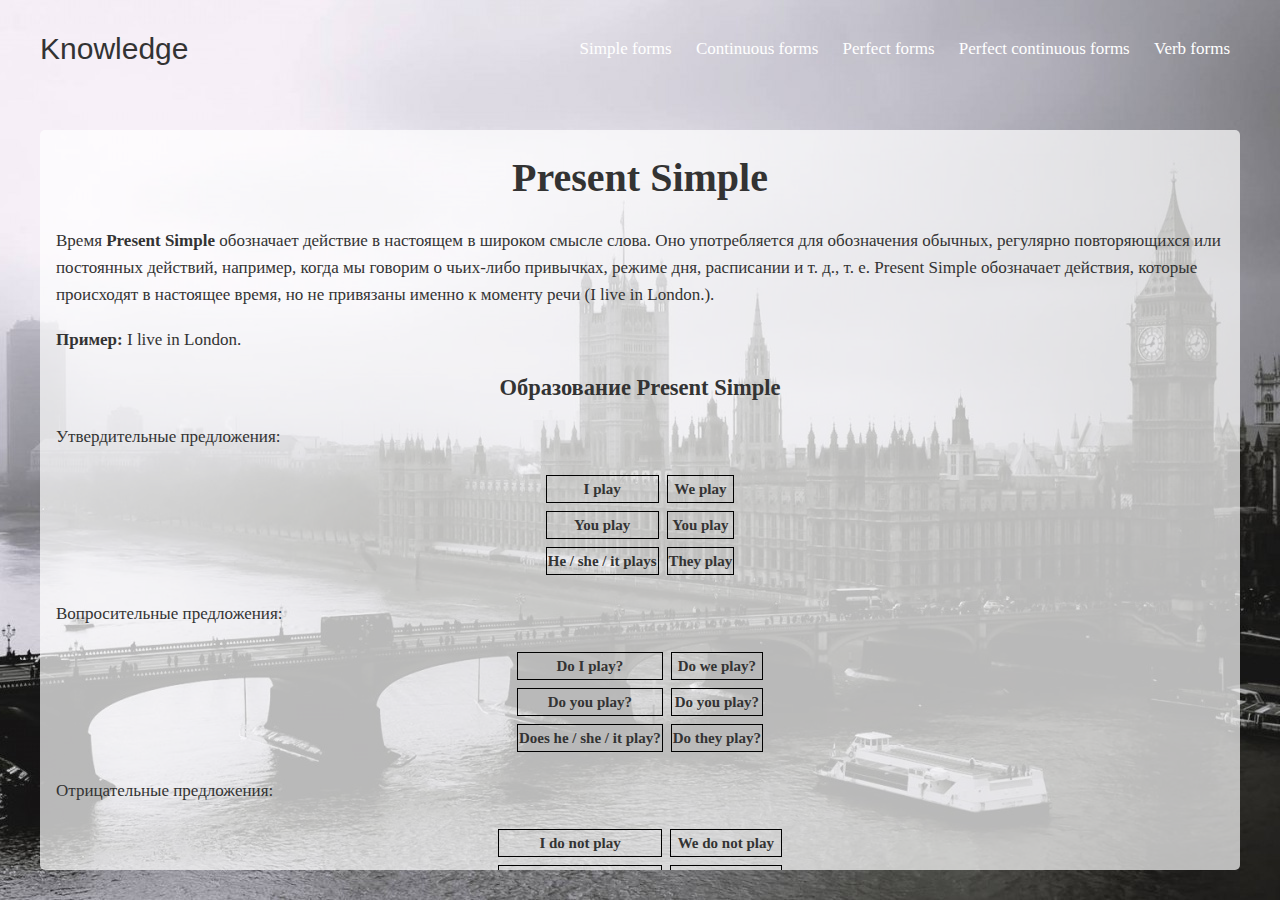
<file: Simple_forms.html>
<!DOCTYPE html>
<html lang="en">

<head>
    <meta charset="UTF-8">
    <meta http-equiv="X-UA-Compatible" content="IE=edge">
    <meta name="viewport" content="width=device-width, initial-scale=1.0">
    <link rel="stylesheet" href="Simple_forms.css">
    <title>Simple forms</title>
</head>

<body>
    <header class="header">
        <div class="container">
            <div class="header_inner">
                <div>
                    <a class="header_logo" href="index.html">Knowledge</a>
                </div>

                <nav class="nav">
                    <a class="nav_link" href="Simple_forms.html">Simple forms</a>
                    <a class="nav_link" href="Continuous_forms.html">Continuous forms</a>
                    <a class="nav_link" href="Perfect_forms.html">Perfect forms</a>
                    <a class="nav_link" href="Perfect_continuous_forms.html">Perfect continuous forms</a>
                    <a class="nav_link" href="Verb_forms.html">Verb forms</a>
                </nav>
            </div>
        </div>
    </header>
    <div class="intro">
        <div class="container">
            <div class="inf">
                <h1 class="intro_title">Present Simple</h1>
                <p class="text">Время <b>Present Simple</b> обозначает действие в настоящем в широком смысле слова. Оно
                    употребляется для обозначения обычных, регулярно повторяющихся или постоянных действий, например,
                    когда мы говорим о чьих-либо привычках, режиме дня, расписании и т. д., т. е. Present Simple
                    обозначает действия, которые происходят в настоящее время, но не привязаны именно к моменту речи (I
                    live in London.).</p>
                <p class="text"><b>Пример:</b> I live in London.</p>
                <h2 class="texth2"><b>Образование Present Simple</b></h2>
                <p class="text">Утвердительные предложения:</p>
                <table class="tabl">
                    <tbody>
                        <tr>
                            <td>
                                I play</td>
                            <td>
                                We play</td>
                        </tr>
                        <tr>
                            <td>
                                You play</td>
                            <td>
                                You play</td>
                        </tr>
                        <tr>
                            <td>
                                He / she / it plays</td>
                            <td>
                                They play</td>
                        </tr>
                    </tbody>
                </table>
                <p class="text">Вопросительные предложения:</p>
                <table class="tabl">
                    <tbody>
                        <tr>
                            <td>
                                Do I play?</td>
                            <td>
                                Do we play?</td>
                        </tr>
                        <tr>
                            <td>
                                Do you play?</td>
                            <td>
                                Do you play?</td>
                        </tr>
                        <tr>
                            <td>
                                Does he / she / it play?</td>
                            <td>
                                Do they play?</td>
                        </tr>
                    </tbody>
                </table>
                <p class="text">Отрицательные предложения:</p>
                <table class="tabl">
                    <tbody>
                        <tr>
                            <td>
                                I do not play</td>
                            <td>
                                We do not play</td>
                        </tr>
                        <tr>
                            <td>
                                You do not play</td>
                            <td>
                                You do not play</td>
                        </tr>
                        <tr>
                            <td>
                                He / she / it does not play</td>
                            <td>
                                They do not play</td>
                        </tr>
                    </tbody>
                </table>
                <p class="text"><b>Английский глагол</b> во временной форме <b>Present Simple</b> почти всегда совпадает
                    со своей
                    начальной, то есть указанной в словаре, формой без частицы <b>to</b>. Лишь в 3-ем лице единственного
                    числа
                    к ней нужно прибавить окончание <b>-s</b>:</p>
                <p class="text"><b>Пример:</b>
                    I work – he works</p>
                <p class="text">Если глагол оканчивается на <b>-s, -ss, -sh, -ch, -x, -o</b>, то к нему прибавляется
                    окончание <b>-es</b>:</p>
                <p class="text"><b>Пример:</b>
                    I wish – he wishes </p>
                <p class="text">К глаголам на <b>-y</b> с предшествующей согласной тоже прибавляется окончание
                    <b>-es</b>, а <b>-y</b> заменяется на <b>-i-</b>:</p>
                <p class="text"><b>Пример:</b>
                    I try – he tries </p>
                <p class="text">Если же глагол оканчивается на <b>-y</b> с предшествующей гласной, то <b>-y</b>
                    сохраняется и добавляется только окончание <b>-s</b>:</p>
                <p class="text"><b>Пример:</b>
                    I play – he plays </p>
                <p class="text">Для того, чтобы построить <b>вопросительное предложение</b>, перед подлежащим нужно
                    поставить вспомогательный глагол. Время <strong>Present Simple</strong> используется без него,
                    поэтому в этом случае добавляется вспомогательный глагол <b>do </b>(или <b>does </b>в 3 л. ед. ч.):
                </p>
                <p class="text"><b>Пример:</b>
                    Do you like rock? </p>
                <p class="text"><b>Пример:</b>
                    Does he speak Spanish? </p>
                <p class="text">В <b>отрицательных предложениях</b> тоже используется вспомогательный глагол
                    <b>do</b>/<b>does</b>, но не перед подлежащим, а перед глаголом. После него прибавляется
                    отрицательная частица <b>not</b>. <b>Do</b>/<b>does </b>и <b>not </b>часто сокращаются до
                    <b>don&rsquo;t</b> и <b>doesn&rsquo;t</b> соответственно:</p>
                <p class="text"><b>Пример:</b>
                    I do not like black coffee.</p>
                <p class="text"><b>Пример:</b>
                    She doesn't smoke.</p>
                <p class="text">Вспомогательный глагол <b>do</b>/<b>does </b>может стоять и в утвердительных
                    предложениях. Тогда предложение приобретает бoльшую экспрессивность, глагол оказывается эмоционально
                    выделен:</p>
                <p class="text"><b>Пример:</b>
                    I do want to help you.</p>
                <p class="text"><b>Пример:</b>
                    Jane does know how to cook.</p>
                <h2 class="texth2"><b>Случаи употребления Present Simple</b></h2>
                <ul class="textul">
                    <li>Регулярные, повторяющиеся действия:</li>
                </ul>
                <p class="text"><b>Пример:</b>
                    I often go to the park.</p>
                <p class="text"><b>Пример:</b>
                    They play tennis every weekend.</p>
                <ul class="textul">
                    <li>Действие в настоящем в широком смысле слова (не обязательно в момент речи):</li>
                </ul>
                <p class="text"><b>Пример:</b>
                    Jim studies French.</p>
                <p class="text"><b>Пример:</b>
                    We live in Boston.</p>
                <ul class="textul">
                    <li>Общеизвестные факты:</li>
                </ul>
                <p class="text"><b>Пример:</b>
                    The Earth is round.</p>
                <p class="text"><b>Пример:</b>
                    The Volga is the longest river in Europe.</p>
                <ul class="textul">
                    <li>Перечисление последовательности действий:</li>
                </ul>
                <p class="text"><b>Пример:</b>
                    We analyse what our clients may need, develop a new product, produce a sample, improve it and sell
                    it.</p>
                <ul class="textul">
                    <li>Некоторые случаи указания на будущее время (если имеется в виду некое расписание или план
                        действий, а также в придаточных предложениях времени и условия):</li>
                </ul>
                <p class="text"><b>Пример:</b>
                    The airplane takes off at 2.30 p.m.</p>
                <p class="text"><b>Пример:</b>
                    When you see a big green house, turn left.</p>
                <ul class="textul">
                    <li>Некоторые случаи указания на прошедшее время (в заголовках газет, при пересказе историй):</li>
                </ul>
                <p class="text"><b>Пример:</b>
                    Airplane crashes in Pakistan.</p>
                <p class="text"><b>Пример:</b>
                    I met Lenny last week. He comes to me and says, “Hello, mister!”</p>

                <h1 class="intro_title">Past Simple</h1>
                <p class="text">Время <b>Past Simple</b> используется для обозначения действия, которое произошло в
                    определенное время в прошлом и время совершения которого уже истекло.</p>
                <p class="text">Для уточнения момента совершения действия в прошлом при использовании времени <b>Past
                        Simple</b> обычно используются такие слова, как: <b>five days ago, last year, yesterday, in
                        1980</b> и т.п.</p>
                <h2 class="texth2"><b>Образование Past Simple</b></h2>
                <p class="text">Утвердительные предложения:</p>
                <table class="tabl">
                    <tbody>
                        <tr>
                            <td>
                                I played</td>
                            <td>
                                We played</td>
                        </tr>
                        <tr>
                            <td>
                                You played</td>
                            <td>
                                You played</td>
                        </tr>
                        <tr>
                            <td>
                                He / she / it played</td>
                            <td>
                                They played</td>
                        </tr>
                    </tbody>
                </table>
                <p class="text">Вопросительные предложения:</p>
                <table class="tabl">
                    <tbody>
                        <tr>
                            <td>
                                Did I play?</td>
                            <td>
                                Did we play?</td>
                        </tr>
                        <tr>
                            <td>
                                Did you play?</td>
                            <td>
                                Did you play?</td>
                        </tr>
                        <tr>
                            <td>
                                Did he / she / it play?</td>
                            <td>
                                Did they play?</td>
                        </tr>
                    </tbody>
                </table>
                <p class="text">Отрицательные предложения:</p>
                <table class="tabl">
                    <tbody>
                        <tr>
                            <td>
                                I did not play</td>
                            <td>
                                We did not play</td>
                        </tr>
                        <tr>
                            <td>
                                You did not play</td>
                            <td>
                                You did not play</td>
                        </tr>
                        <tr>
                            <td>
                                He / she / it did not play</td>
                            <td>
                                They did not play</td>
                        </tr>
                    </tbody>
                </table>
                <p class="text">Для того, чтобы поставить английский глагол во время <b>Past Simple</b>, нужно
                    использовать его &laquo;вторую форму&raquo;. Для большинства глаголов она образуется прибавлением
                    окончания <b>-ed</b>:</p>
                <p class="text"><b>Пример:</b>
                    examine – examined</p>
                <p class="text">Однако есть также достаточно большая группа неправильных английских глаголов, которые
                    образуют форму прошедшего времени не по общим правилам, для них форму прошедшего времени нужно
                    просто запомнить.</p>
                <p class="text"><b>Пример:</b>
                    We saw your dog two blocks from here.</p>
                <p class="text">В <b>вопросительном предложении</b> перед подлежащим нужно использовать вспомогательный
                    глагол <b>do </b>в прошедшем времени &ndash; <b>did</b>, а после подлежащего поставить основной,
                    значимый глагол в начальной форме:</p>
                <p class="text"><b>Пример:</b>
                    Did you wash your hands?</p>
                <p class="text">В <b>отрицательных предложениях</b> перед глаголом нужно поставить вспомогательный
                    глагол <b>did </b>и отрицательную частицу <b>not</b>:</p>
                <p class="text"><b>Пример:</b>
                    We did not find our car.</p>
                <h2 class="texth2"><b>Случаи употребления Past Simple</b></h2>
                <ul class="textul">
                    <li>Указание на простое действие в прошлом:</li>
                </ul>
                <p class="text"><b>Пример:</b>
                    I saw Jeremy in the bank.</p>
                <ul class="textul">
                    <li>Регулярные, повторяющиеся действия в прошлом:</li>
                </ul>
                <p class="text"><b>Пример:</b>
                    The old man often visited me.</p>
                <ul class="textul">
                    <li>Перечисление последовательности действий в прошлом:</li>
                </ul>
                <p class="text"><b>Пример:</b>
                    I heard a strange sound, looked back, and saw a huge cat sitting on the table.</p>

                <h1 class="intro_title">Future Simple</h1>
                <p class="text">Время <b>Future Simple</b> ссылается на действие, которое совершится в неопределенном
                    или отдаленном будущем.</p>
                <p class="text">Простое будущее время в английском языке обычно используется с обстоятельствами:
                    <b>tomorrow, next year, in five years, in 2095</b> и т.п.</p>
                <h2 class="texth2"><b>Образование Future Simple</b></h2>
                <p class="text">Утвердительные предложения:</p>
                <table class="tabl">
                    <tbody>
                        <tr>
                            <td>
                                I will play</td>
                            <td>
                                We will play</td>
                        </tr>
                        <tr>
                            <td>
                                You will play</td>
                            <td>
                                You will play</td>
                        </tr>
                        <tr>
                            <td>
                                He / she / it will play</td>
                            <td>
                                They will play</td>
                        </tr>
                    </tbody>
                </table>
                <p class="text">Вопросительные предложения:</p>
                <table class="tabl">
                    <tbody>
                        <tr>
                            <td>
                                Will I play?</td>
                            <td>
                                Will we play?</td>
                        </tr>
                        <tr>
                            <td>
                                Will you play?</td>
                            <td>
                                Will you play?</td>
                        </tr>
                        <tr>
                            <td>
                                Will he / she / it play?</td>
                            <td>
                                Will they play?</td>
                        </tr>
                    </tbody>
                </table>
                <p class="text">Отрицательные предложения:</p>
                <table class="tabl">
                    <tbody>
                        <tr>
                            <td>
                                I will not play</td>
                            <td>
                                We will not play</td>
                        </tr>
                        <tr>
                            <td>
                                You will not play</td>
                            <td>
                                You will not play</td>
                        </tr>
                        <tr>
                            <td>
                                He / she / it will not play</td>
                            <td>
                                They will not play</td>
                        </tr>
                    </tbody>
                </table>
                <p class="text">Для того, чтобы поставить глагол во временную форму <b>Future Simple</b>, нужно
                    использовать его начальную форму и вспомогательный глагол <b>will</b>. В устной речи <b>will</b>
                    чаще всего сокращается до формы <b>&lsquo;ll</b>, которая может использоваться во всех лицах.</p>
                <p class="text">Ранее при употреблении будущего времени для первого лица (<b>I</b>, <b>we</b>) было
                    принято использовать вспомогательный глагол <b>shall</b>:</p>
                <p class="text"><b>Пример:</b>
                    I shall write to you every day.</p>
                <p class="text">Однако, в современном английском, особенно в устной речи, <b>will </b>стал
                    использоваться для всех лиц:</p>
                <p class="text"><b>Пример:</b>
                    I will go to Paris next summer.</p>
                <p class="text">Глагол <b>shall</b> в настоящее время используется довольно редко в качествемодального
                    глагола в предложении что-то сделать или помочь:</p>
                <p class="text"><b>Пример:</b>
                    Shall we dance?</p>
                <p class="text">В <b>вопросительном предложении</b> вспомогательный глагол <b>will </b>ставится перед
                    подлежащим. Значимый глагол остается после подлежащего в своей начальной форме:</p>
                <p class="text"><b>Пример:</b>
                    Will we go to the beach?</p>
                <p class="text">В <b>отрицательных предложениях</b> за вспомогательным глаголом следует отрицательная
                    частица <b>not</b>. Вместе они могут быть сокращены до формы <b>won&rsquo;t</b>:</p>
                <p class="text"><b>Пример:</b>
                    I will not let you down.</p>
                <h2 class="texth2"><b>Случаи употребления Future Simple</b></h2>
                <ul class="textul">
                    <li>Указание на простое действие в будущем:</li>
                </ul>
                <p class="text"><b>Пример:</b>
                    We’ll return in 4 hours.</p>
                <ul class="textul">
                    <li>Регулярные, повторяющиеся действия в будущем:</li>
                </ul>
                <p class="text"><b>Пример:</b>
                    I promise I’ll visit you every day.</p>
                <ul class="textul">
                    <li>При перечислении последовательности действий в будущем:</li>
                </ul>
                <p class="text"><b>Пример:</b>
                    I cannot wait for my vacation. I will go to the river, swim and fish every day.</p>
            </div>
        </div>
    </div>
</body>

</html>
</file>
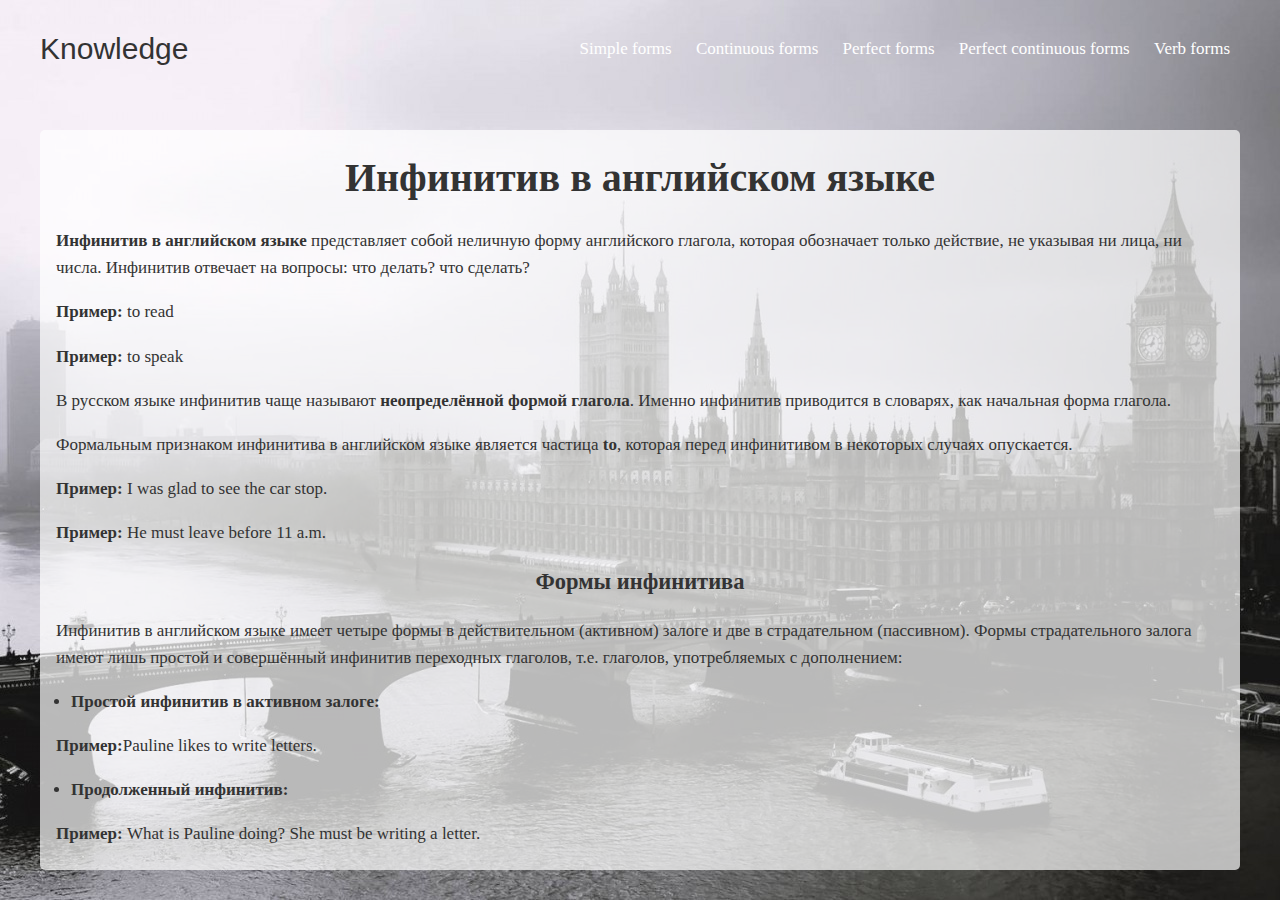
<file: Verb_forms.html>
<!DOCTYPE html>
<html lang="en">

<head>
    <meta charset="UTF-8">
    <meta http-equiv="X-UA-Compatible" content="IE=edge">
    <meta name="viewport" content="width=device-width, initial-scale=1.0">
    <link rel="stylesheet" href="Continuous_forms.css">
    <title>Document</title>
</head>

<body>
    <header class="header">
        <div class="container">
            <div class="header_inner">
                <div>
                    <a class="header_logo" href="index.html">Knowledge</a>
                </div>

                <nav class="nav">
                    <a class="nav_link" href="Simple_forms.html">Simple forms</a>
                    <a class="nav_link" href="Continuous_forms.html">Continuous forms</a>
                    <a class="nav_link" href="Perfect_forms.html">Perfect forms</a>
                    <a class="nav_link" href="Perfect_continuous_forms.html">Perfect continuous forms</a>
                    <a class="nav_link" href="Verb_forms.html">Verb forms</a>
                </nav>
            </div>
        </div>
    </header>
    <div class="intro">
        <div class="container">
            <div class="inf">
                <h1 class="intro_title">Инфинитив в английском языке</h1>
                <p class="text"><b>Инфинитив в английском языке</b> представляет собой неличную форму английского
                    глагола,
                    которая обозначает только действие, не указывая ни лица, ни числа. Инфинитив отвечает на вопросы:
                    что делать? что сделать?</p>
                <p class="text"><b>Пример:</b> to read</p>
                <p class="text"><b>Пример:</b> to speak</p>
                <p class="text">В русском языке инфинитив чаще называют <b>неопределённой формой глагола</b>. Именно
                    инфинитив приводится в словарях, как начальная форма глагола.</p>
                <p class="text">Формальным признаком инфинитива в английском языке является частица <b>to</b>, которая
                    перед
                    инфинитивом в некоторых случаях опускается.</p>
                <p class="text"><b>Пример:</b> I was glad to see the car stop.</p>
                <p class="text"><b>Пример:</b> He must leave before 11 a.m.</p>

                <h2 class="texth2"><b>Формы инфинитива</b></h2>
                <p class="text">Инфинитив в английском языке имеет четыре формы в действительном (активном) залоге и две
                    в страдательном (пассивном). Формы страдательного залога имеют лишь простой и совершённый инфинитив
                    переходных глаголов, т.е. глаголов, употребляемых с дополнением:</p>
                <ul class="textul">
                    <li><b>Простой инфинитив в активном залоге:</b></li>
                </ul>
                <p class="text"><b>Пример:</b>Pauline likes to write letters.</p>
                <ul class="textul">
                    <li><b>Продолженный инфинитив:</b></li>
                </ul>
                <p class="text"><b>Пример:</b>
                    What is Pauline doing? She must be writing a letter.</p>
                <ul class="textul">
                    <li><b>Совершённый инфинитив в активном залоге:</b></li>
                </ul>
                <p class="text"><b>Пример:</b>
                    Pauline is glad to have written that letter.</p>
                <ul class="textul">
                    <li><b>Совершённо-продолженный инфинитив:</b></li>
                </ul>
                <p class="text"><b>Пример:</b>
                    Pauline must have been writing that letter since morning.</p>
                <ul class="textul">
                    <li><b>Простой инфинитив в пассивном залоге</b></li>
                </ul>
                <p class="text"><b>Пример:</b>
                    This letter seems to be written in pencil.</p>
                <ul class="textul">
                    <li><b>Совершённый инфинитив в пассивном залоге:</b></li>
                </ul>
                <p class="text"><b>Пример:</b>
                    This letter seems to have been written long before it was discovered.</p>

                <p class="text">Формы инфинитива чётко отражают взаимоотношения с глаголом-сказуемым в предложении.</p>
                <p class="text">Простой инфинитив в действительном и страдательном залоге употребляется, когда действие,
                    которое он выражает, либо происходит одновременно с действием, выраженным глаголом-сказуемым в
                    личной форме, либо является безотносительным ко времени совершения действия:</p>
                <p class="text"><b>Пример:</b>
                    I am glad to see you. (одновременное действие)</p>
                <p class="text"><b>Пример:</b>
                    I like to be given presents. (действие безотносительное ко времени)</p>
                <p class="text">Чтобы показать, что действие относится к будущему, простой инфинитив употребляется после
                    модальных глаголов <b>may, must, should, ought to</b> и после глаголов <b>to expect</b> - ожидать,
                    <b>to intend</b> - намереваться,<b> to hope</b> - надеяться, <b>to want</b> - хотеть и др. Например:
                </p>
                <p class="text"><b>Пример:</b>
                    You may come tomorrow.</p>
                <p class="text"><b>Пример:</b>
                    He must do it immediately.</p>
                <p class="text"><b>Инфинитив в продолженной форме</b> подчёркивает длительность действия, одновременного
                    с
                    глаголом-сказуемым:</p>
                <p class="text"><b>Пример:</b>
                    There is a nice smell in the kitchen. Ann seems to be cooking something delicious.</p>
                <p class="text">Форма <b>совершённо-продолженного инфинитива</b> указывает на то, что действие,
                    выраженное
                    инфинитивом, началось раньше действия, выраженного глаголом-сказуемым, и продолжается до сих
                    пор:</p>
                <p class="text"><b>Пример:</b>
                    She seems to have been cooking since morning.</p>
                <p class="text"><b>Инфинитив в совершённой форме</b> употребляется для обозначения действия,
                    предшествующего
                    действию, выраженному глаголом-сказуемым:</p>
                <p class="text"><b>Пример:</b>
                    I am sorry not to have told you about it earlier.</p>
                <p class="text">Инфинитив в совершённой форме после модальных глаголов <b>must</b> и <b>may</b>
                    выражает предположение о том, что действие уже совершилось:</p>
                <p class="text"><b>Пример:</b>
                    He must have forgotten about his promise.</p>
                <p class="text"><b>Пример:</b>
                    I don't know where he is. He may have left for Moscow.</p>
                <p class="text">После модальных глаголов <b>should, ought to, could, might, was</b> / <b>were</b>
                    совершённый
                    инфинитив обозначает действие, которое должно было или могло бы совершиться, но в
                    действительности не произошло:</p>
                <p class="text"><b>Пример:</b>
                    You could have helped him.</p>
                <p class="text">После прошедшего времени глаголов <b>to intend, to hope, to expect, to mean</b>
                    инфинитив в
                    совершённой форме употребляется для обозначения действия, которое, вопреки намерению, ожиданию,
                    надежде, не совершилось:</p>
                <p class="text"><b>Пример:</b>
                    I hoped to have met her at the concert.</p>


                <h1 class="intro_title">Герундий в английском языке</h1>
                <p class="text"><b>Герундий</b> — это неличная форма английского глагола с суффиксом <b>-ing</b>,
                    соединяющая в себе
                    черты существительного и глагола и несущая в себе оттенок значения некого процесса:</p>
                <p class="text"><b>Пример:</b>
                    Our management encourages working overtime.</p>
                <p class="text">В русском языке формы, аналогичной герундию, нет. Ближе всего к герундию по смыслу в
                    русском языке отглагольные существительные с суффиксами -(е) ние, -тие, -ка, -ство и др., а также
                    глаголы в неопределенной форме:</p>
                <p class="text"><b>Пример:</b>
                    singing</p>
                <h2 class="texth2"><b>Образование герундия</b></h2>
                <p class="text">Герундий, как и Причастие I, образуется с помощью суффикса <b>-ing</b>, прибавляемого с
                    соответствующими орфографическими изменениями к инфинитиву любого глагола:</p>
                <p class="text"><b>Пример:</b>
                    to run – running</p>
                <p class="text"><b>Пример:</b>
                    to live – living</p>
                <p class="text"><b>Отрицательная форма герундия</b> образуется при помощи отрицательной частицы
                    <b>not</b>, которая ставится перед формой герундия:</p>
                <p class="text"><b>Пример:</b>
                    for coming in time – за то, что пришел вовремя</p>
                <p class="text"><b>Пример:</b>
                    for not coming in time – за то, что не пришел вовремя</p>
                <p class="text">Герундий в отличие от Причастия I, которое имеет только признаки глагола, имеет признаки
                    двух частей речи: глагола и существительного.</p>
                <p class="text">Герундий никогда не имеет артикля и формы множественного числа и этим он отличается от
                    существительного. Различие между существительным с окончанием <b>-ing</b> и герундием заключается в
                    том,
                    что существительное с <b>-ing</b> обозначает предмет, а герундий передает процесс (-ание, -ение):
                </p>
                <p class="text"><b>Пример:</b>
                    Finding a new method is the only way out. (герундий)</p>
                <p class="text"><b>Пример:</b>
                    The findings were of great importance. (существительное)

                    <h2 class="texth2"><b>Перевод герундия на русский язык</b></h2>
                    <p class="text">Поскольку формы герундия в русском языке нет, его значение может передаваться
                        существительным, инфинитивом, деепричастием, глаголом в личной форме и придаточным предложением:
                    </p>
                    <p class="text"><b>Пример:</b>
                        Reading English books every day will improve your knowledge of the language. - Ежедневное чтение
                        английских книг улучшит ваше знание языка.</p>
                    <p class="text"><b>Пример:</b>
                        Does your son like skating? - Ваш сын любит кататься на коньках?</p>
                    <p class="text"><b>Пример:</b>
                        He left the room without saying good-bye or looking at us. - Oн вышел из комнаты, не простившись
                        и не взглянув на нас.</p>




                    <h1 class="intro_title">Причастие в английском языке</h1>
                    <p class="text"><b>Причастие</b> – это неличная форма английского глагола, которая обладает
                        свойствами глагола, наречия и прилагательного.</p>
                    <p class="text">Английские причастия делятся на причастие настоящего времени (<b>Participle I</b>) и
                        причастие прошедшего времени (<b>Participle II</b>).</p>
                    <p class="text"><b>Причастие настоящего времени</b> обозначает действие, проистекающее одновременно
                        с действием, выраженным сказуемым:</p>
                    <p class="text"><b>Пример:</b>
                        Look at the man crossing the street.</p>
                    <p class="text">Причастие настоящего времени образуется при помощи окончания <b>-ing</b>:</p>
                    <p class="text"><b>Пример:</b>
                        to learn – learning</p>
                    <p class="text"><b>Пример:</b>
                        to speak – speaking</p>
                    <p class="text">Причастие настоящего времени употребляется для образования продолженных времён:</p>
                    <p class="text"><b>Пример:</b>
                        They are watching a new film now.</p>
                    <p class="text">Несмотря на то, что и <b>герундий</b>, и <b>причастие настоящего</b> времени имеют
                        окончание <b>-ing</b>
                        и совпадают по форме, их можно различить по оттенку в значении. Причастие по своему смыслу ближе
                        к прилагательному, а герундий – к существительному:</p>
                    <p class="text"><b>Пример:</b>
                        That man shouting at the policeman seems familiar. – обозначение признака – причастие</p>
                    <p class="text"><b>Пример:</b>
                        Shouting will not do any good. – обозначение некоего действующего лица или предмета – герундий
                    </p>
                    <p class="text"><b>Причастие прошедшего времени</b> – это тоже неличная форма глагола, также имеющая
                        свойства глагола, прилагательного и наречия. Но в отличие от причастия настоящего времени,
                        причастие прошедшего времени имеет лишь одну неизменяемую форму, по сути, это третья форма
                        глагола. Причастие прошедшего времени в английском языке соответствует русскому страдательному
                        причастию:</p>
                    <p class="text"> to give (давать) – given (данный)</p>
                    <p class="text"> to teach (обучать) – taught (обученный)</p>
                    <p class="text">to break (ломать) – broken</p>
                    <p class="text"><b>Пример:</b>
                        Delivered goods will be stored in our warehouse.</p>
                    <p class="text"><b>Причастие прошедшего времени</b> образуется так же, как и временная форма <b>Past
                            Simple</b>,
                        то есть при помощи окончания <b>-ed</b>. Для неправильных английских глаголов в таком случае
                        нужно
                        использовать их «третью» форму:</p>
                    <p class="text"><b>Пример:</b>
                        look – looked – looked</p>
                    <p class="text"><b>Пример:</b>
                        do – did – done</p>
                    <p class="text"><strong>Причастие прошедшего времени</strong> (Participle II) <b>употребляется
                        </b>для образования совершённых (перфектных) времён. Эти времена образуются при помощи
                        вспомогательного глагола <b>have, has, had, will have</b> и третьей формы глагола, т.е.
                        причастия прошедшего времени.</p>
                    <p class="text"><b>Пример:</b>
                        Recently they have watched a new film. (Present Perfect)</p>
                    <p class="text"><b>Пример:</b>
                        They had watched a new film before I came. (Past Perfect)</p>
                    <p class="text"><b>Пример:</b>
                        They will have finished watching a new film by the time I come. (Future Perfect)</p>
                    <p class="text">Причастие прошедшего времени также употребляется для образования страдательного
                        залога:</p>
                    <p class="text"><b>Пример:</b>
                        The museum was opened only last year.</p>
                    <p class="text"><b>Причастие прошедшего времени</b> употребляется в функциях:</p>
                    <ul class="textul">
                        <li><b>именной части составного сказуемого</b> после глаголов: <b>to be</b> (быть), <b>to
                                feel</b> (чувствовать),
                            <b>to look</b> (выглядеть), <b>to get</b> (получать), <b>to become</b> (становиться), и др.
                            В этом случае
                            Participle II переводится на русский язык страдательным причастием, прилагательным или
                            наречием:</li>
                    </ul>
                    <p class="text"><b>Пример:</b>
                        My pencil is broken.</p>
                    <p class="text"><b>Пример:</b>
                        She looked scared.</p>
                    <ul class="textul">
                        <li><b>определения</b> - причастие может находиться как перед существительным, так и после него:
                        </li>
                    </ul>
                    <p class="text"><b>Пример:</b>
                        Clara looked at the broken vase.</p>
                    <p class="text"><b>Пример:</b>
                        Clara looked at the vase broken by someone.</p>
                    <ul class="textul">
                        <li><b>обстоятельства времени</b> - причастие отвечает на вопрос: когда? А в функции
                            обстоятельства причины на вопросы: почему? по какой причине?
                        </li>
                    </ul>
                    <p class="text"><b>Пример:</b>
                        When asked what he intended to do, he said he didn't know.</p>
                    <p class="text"><b>Пример:</b>
                        Squeezed by the ice, the steamer couldn't continue his way.</p>
                    <ul class="textul">
                        <li><b>сложного дополнения</b> с существительным в общем падеже или местоимением в объектном
                            падеже:
                        </li>
                    </ul>
                    <p class="text"><b>Пример:</b>
                        She heard her name mentioned.</p>
                    <p class="text"><b>Пример:</b>
                        I want the work done immediately.</p>
                    <p class="text">Русские причастия прошедшего времени действительного залога переводятся на
                        английский язык придаточными предложениями:</p>
                    <p class="text"><b>Пример:</b>
                        The delegation that arrived yesterday is staying at the hotel "Moskva".</p>
                    <p class="text">Глагол <b>to have</b> + причастие прошедшего времени в функции сложного дополнения
                        означает, что действие совершается не самим подлежащим, а кем-то другим для него, за него:</p>
                    <p class="text"><b>Пример:</b>
                        He had his shoes mended.</p>
                    <p class="text"><b>Самостоятельный причастный оборот</b>, в котором причастие имеет своё собственное
                        подлежащее, может содержать причастие прошедшего времени. Предложения с самостоятельным
                        причастным оборотом переводятся на русский язык придаточными предложениями:</p>
                    <p class="text"><b>Пример:</b>
                        All things considered, the offer seems reasonable.</p>

            </div>
        </div>
    </div>
</body>

</html>
</file>
<file: style_index.css>
body {
    margin: 0px;
    font-size: 15px;
    color: #333;
    line-height: 1.6;
}

*,
*:after,
*:before {
    box-sizing: border-box;
}

h1,
h2,
h3,
h4,
h5,
h6 {
    margin: 0;
}

/*Conteiner*/
.container {
    width: 100%;
    max-width: 1200px;
    margin: 0 auto;
}

/*Intro*/
.intro {
    display: flex;
    flex-direction: column;
    justify-content: center;
    width: 100%;
    height: 100vh;
    background: url("images/eng3.jpg") center no-repeat;
    background-size: cover;
}

.intro_title {
    font-size: 130px;
    font-weight: 650;
    color: white;
    text-align: center;

}

.intro_suptitle {
    font-size: 27px;
    color: lightgray;
    text-align: center;
    font-family: Arial, Helvetica, sans-serif;
}

.intro_suptitle:after {
    content: "";
    display: block;
    width: 60px;
    height: 3px;
    background-color: white;
    margin: 30px auto 15px;
}

.intro_inf {
    font-size: 17px;
    color: white;
    text-align: center;
    font-weight: 7;  
}
.intro_inf1 {
    font-size: 17px;
    color: white;
    text-align: center;
    font-weight: 7; 
    margin-top: -15px; 
}

/*Header*/
.header {
    padding-top: 25px;
    width: 100%;
    position: absolute;
    top: 0;
    left: 0;
    right: 0;
    z-index: 1000;
}

.header_inner {
    display: flex;
    justify-content: space-between;
    align-items: center;
}

.header_logo {
    font-size: 30px;
    font-weight: 100;
    text-decoration: none;
    color: #333;
    font-family: Impact, Haettenschweiler, 'Arial Narrow Bold', sans-serif;

}

.nav {
    font-size: 17px;  
}

.nav_link {
    display: inline-block;
    vertical-align: top;
    margin: 10px;
    font-weight: 200;
    color: #fff;
    text-decoration: none;
    position: relative;

    transition: color 0.2s linear;

}

.nav_link:after {
    content: "";
    display: block;
    width: 100%;
    height: 2px;

    background-color: black;
    opacity: 0;

    position: absolute;
    top: 100%;
    left: 0;
    z-index: 1;

    transition: opacity 0.2s linear;
}

.nav_link:hover {
    color: black;
}

.nav_link:hover:after {
    opacity: 1;
}

.info {
    margin-top: 650px;
    width: 100%;
    position: absolute;
    top: 0;
    left: 0;
    right: 0;
    z-index: 1000;
}
</file>
<file: Continuous_forms.css>
body {
    margin: 0px;
    font-size: 15px;
    color: #333;
    line-height: 1.6;
}

*,
*:after,
*:before {
    box-sizing: border-box;
}

h1,
h2,
h3,
h4,
h5,
h6 {
    margin: 0;
}

/*Conteiner*/
.container {
    width: 100%;
    max-width: 1200px;
    margin: 0 auto;
}

/*Intro*/
.intro {
    display: flex;
    flex-direction: column;
    padding-top: 130px;
    width: 100%;
    height: 100vh;
    background: url("images/eng3.jpg") center no-repeat;
    background-size: cover;
}

.intro_title {
    font-size: 40px;
    text-align: center;

}

.intro_inf {
    font-size: 15px;
    color: white;
    text-align: center;
    font-weight: 7;
    margin-top: 840px;
}

/*Text*/
.text {
    font-size: 17px;
}
.texth2 {
    text-align: center;
}

.tabl {
    text-align: center;
    margin: auto; 
    font-weight: 600; 
    border-collapse: separate;
    border-spacing: 8px 8px;
}

td {
    border: 1px solid black
}

.textul{
    font-size: 17px;
    margin-left: -25px;
}
/*Header*/
.header {
    padding-top: 25px;
    width: 100%;
    position: absolute;
    top: 0;
    left: 0;
    right: 0;
    z-index: 1000;
}

.header_inner {
    display: flex;
    justify-content: space-between;
    align-items: center;
}

.header_logo {
    font-size: 30px;
    font-weight: 100;
    text-decoration: none;
    color: #333;
    font-family: Impact, Haettenschweiler, 'Arial Narrow Bold', sans-serif;

}

.nav {
    font-size: 17px;
}

.nav_link {
    display: inline-block;
    vertical-align: top;
    margin: 10px;
    font-weight: 200;
    color: #fff;
    text-decoration: none;
    position: relative;

    transition: color 0.2s linear;

}

.nav_link:after {
    content: "";
    display: block;
    width: 100%;
    height: 2px;

    background-color: black;
    opacity: 0;

    position: absolute;
    top: 100%;
    left: 0;
    z-index: 1;

    transition: opacity 0.2s linear;
}

.nav_link:hover {
    color: black;
}

.nav_link:hover:after {
    opacity: 1;
}

/*Inf*/
.inf {
    background: rgba(255, 255, 255, 0.7);
    padding: 1rem;
    border-radius: 5px;
    overflow-y: scroll;
    height: 740px;
}
</file>
<file: Simple_forms.css>
body {
    margin: 0px;
    font-size: 15px;
    color: #333;
    line-height: 1.6;
}

*,
*:after,
*:before {
    box-sizing: border-box;
}

h1,
h2,
h3,
h4,
h5,
h6 {
    margin: 0;
}

/*Conteiner*/
.container {
    width: 100%;
    max-width: 1200px;
    margin: 0 auto;
}

/*Intro*/
.intro {
    display: flex;
    flex-direction: column;
    padding-top: 130px;
    width: 100%;
    height: 100vh;
    background: url("images/eng3.jpg") center no-repeat;
    background-size: cover;
}

.intro_title {
    font-size: 40px;
    text-align: center;

}

.intro_inf {
    font-size: 15px;
    color: white;
    text-align: center;
    font-weight: 7;
    margin-top: 840px;
}

/*Text*/
.text {
    font-size: 17px;
}
.texth2 {
    text-align: center;
}

.tabl {
    text-align: center;
    margin: auto; 
    font-weight: 600; 
    border-collapse: separate;
    border-spacing: 8px 8px;
}

td {
    border: 1px solid black
}

.textul{
    font-size: 17px;
    margin-left: -25px;
}
/*Header*/
.header {
    padding-top: 25px;
    width: 100%;
    position: absolute;
    top: 0;
    left: 0;
    right: 0;
    z-index: 1000;
}

.header_inner {
    display: flex;
    justify-content: space-between;
    align-items: center;
}

.header_logo {
    font-size: 30px;
    font-weight: 100;
    text-decoration: none;
    color: #333;
    font-family: Impact, Haettenschweiler, 'Arial Narrow Bold', sans-serif;

}

.nav {
    font-size: 17px;
}

.nav_link {
    display: inline-block;
    vertical-align: top;
    margin: 10px;
    font-weight: 200;
    color: #fff;
    text-decoration: none;
    position: relative;

    transition: color 0.2s linear;

}

.nav_link:after {
    content: "";
    display: block;
    width: 100%;
    height: 2px;

    background-color: black;
    opacity: 0;

    position: absolute;
    top: 100%;
    left: 0;
    z-index: 1;

    transition: opacity 0.2s linear;
}

.nav_link:hover {
    color: black;
}

.nav_link:hover:after {
    opacity: 1;
}

/*Inf*/
.inf {
    background: rgba(255, 255, 255, 0.7);
    padding: 1rem;
    border-radius: 5px;
    overflow-y: scroll;
    height: 740px;
}
</file>
